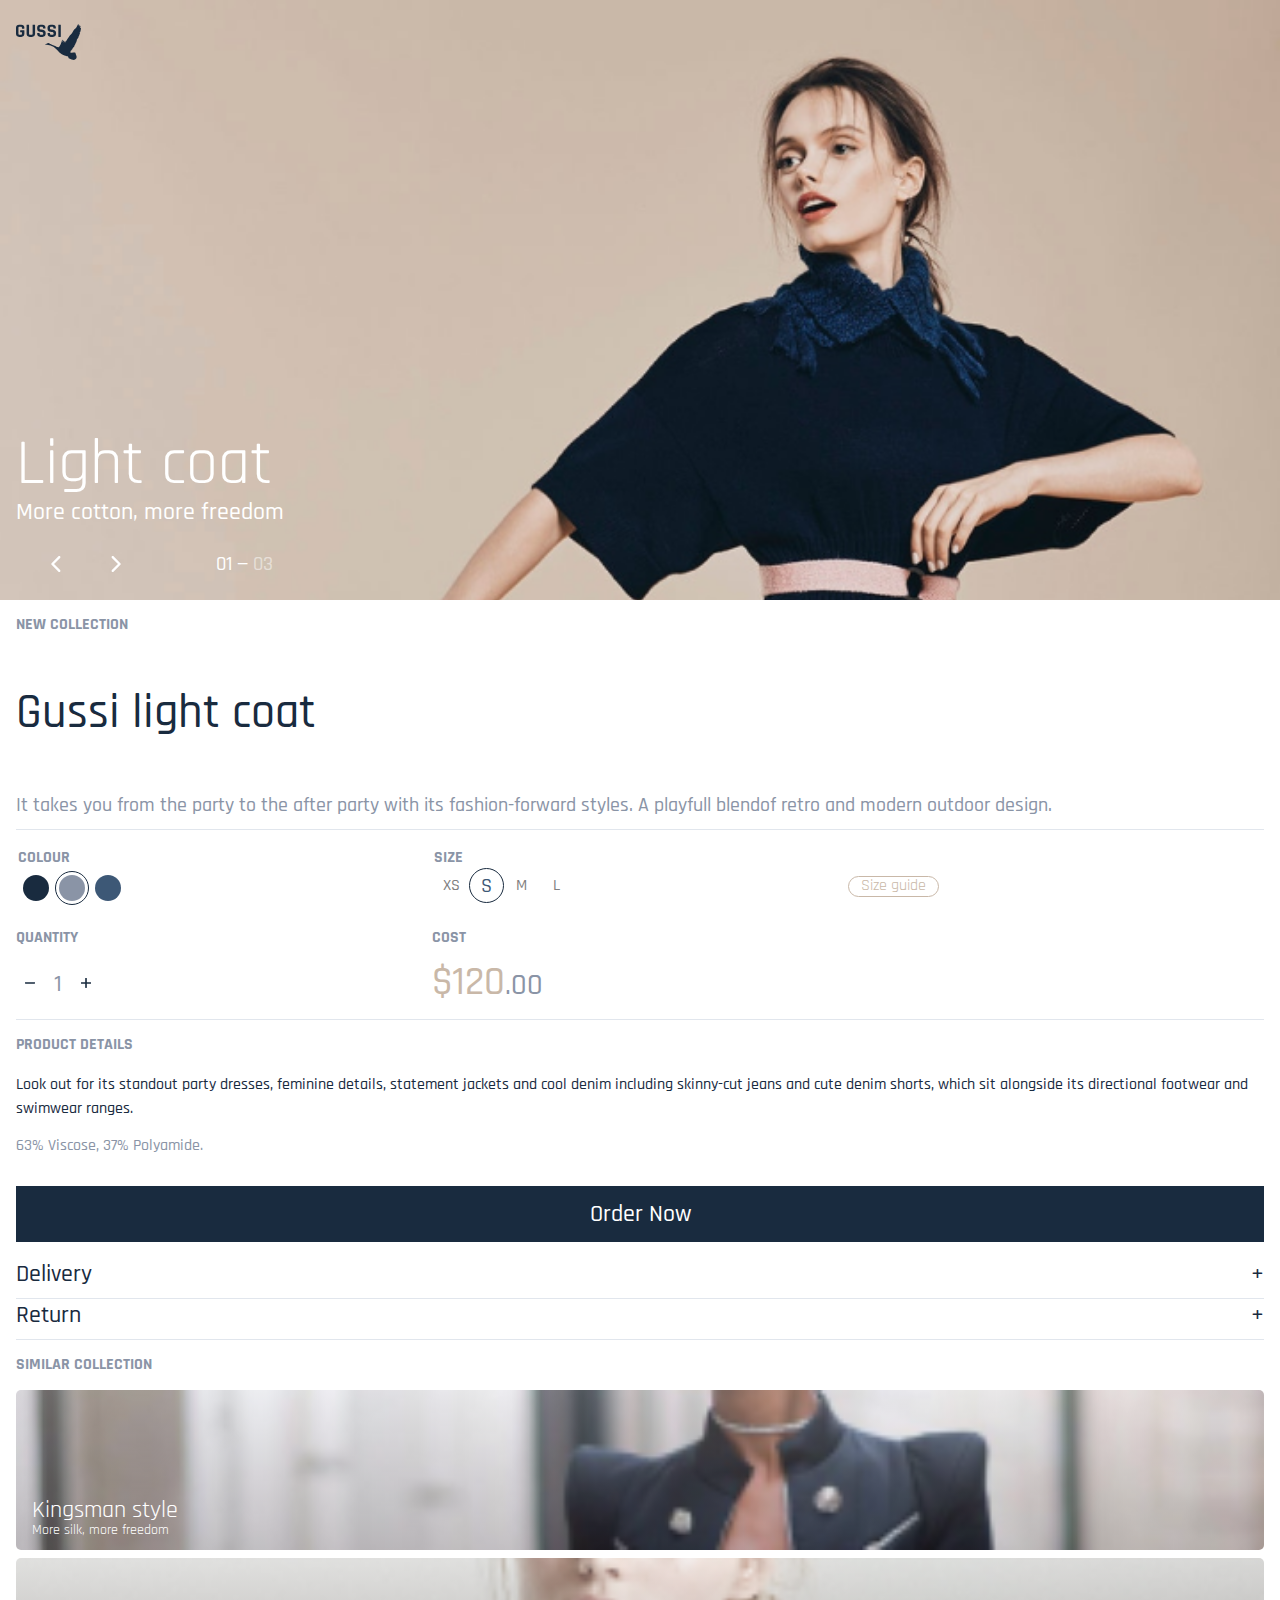
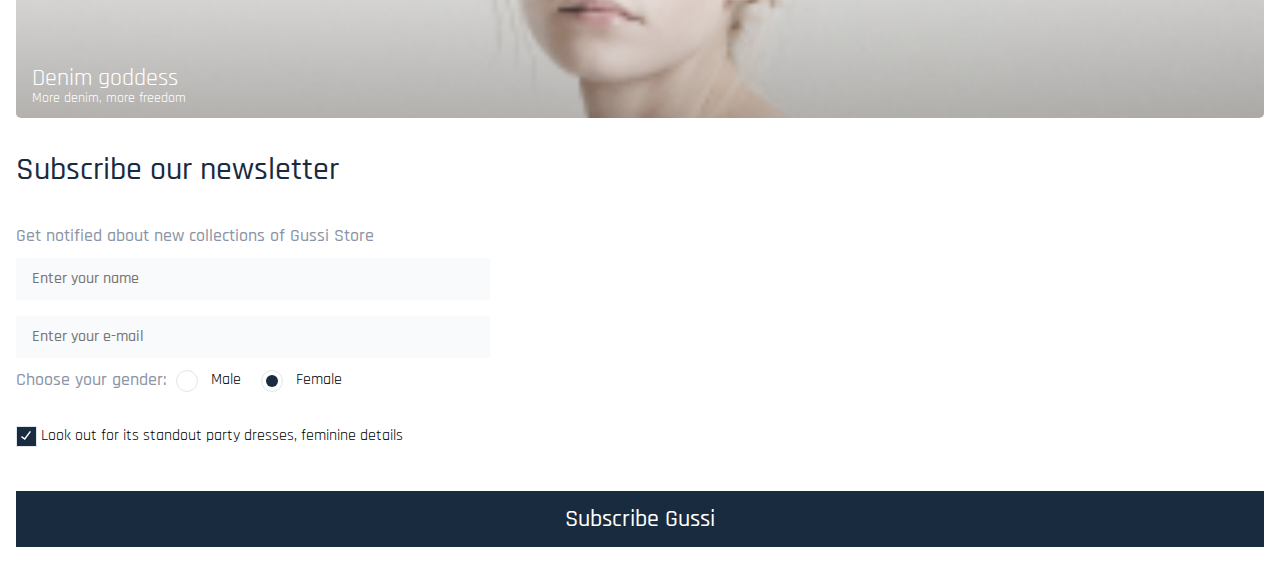
<file: index.html>
<!DOCTYPE html>
<html lang="en">
  <head>
    <meta charset="UTF-8" />
    <meta http-equiv="X-UA-Compatible" content="IE=edge" />
    <meta name="viewport" content="width=device-width,initial-scale=1" />
    <link rel="stylesheet" href="css/normalize.css" />
    <link rel="stylesheet" href="css/style.min.css" />
    <link rel="preconnect" href="https://fonts.googleapis.com" />
    <link rel="preconnect" href="https://fonts.gstatic.com" crossorigin />
    <link
      href="https://fonts.googleapis.com/css2?family=Rajdhani:wght@400;700&display=swap"
      rel="stylesheet"
    />
    <title>Gussi</title>
  </head>
  <body>
    <header><h1 class="visually-hidden">Gussi shop</h1></header>
    <main class="main">
      <div class="main-wrapper">
        <div class="wrapper-slider">
          <div class="slider slider--first">
            <a class="slider__logo">
              <img src="./img/Logo.svg" alt="logo">
            </a>
            <div class="slider__text">
              <h2 class="slider__title">
                Light coat</h2>
                <p class="slider__subtitile">More cotton, more freedom</p>
                <div class="slider__nav">
                    <p class="slider__counter">
                      <span class="counter-first">01 — </span><span class="counter-last">03</span>
                    </p>
                </div>
            </div>
          </div>
          <div class="slider slider--second">
            <a class="slider__logo">
              <img src="./img/Logo.svg" alt="logo">
            </a>
            <div class="slider__text">
              <h2 class="slider__title">
                Sandy longsleeve</h2>
                <p class="slider__subtitile">More cotton, more freedom</p>
                <div class="slider__nav">
                    <p class="slider__counter">
                      <span class="counter-first">02 — </span><span class="counter-last">03</span>
                    </p>
                </div>
            </div>
          </div>
          <div class="slider slider--third">
            <a class="slider__logo">
              <img src="./img/Logo.svg" alt="logo">
            </a>
            <div class="slider__text">
              <h2 class="slider__title">
                Lime jacket</h2>
                <p class="slider__subtitile">More cotton, more freedom</p>
                <div class="slider__nav">
                    <p class="slider__counter">
                      <span class="counter-first">03 — </span><span class="counter-last">03</span>
                    </p>
                </div>
            </div>
          </div>
          <div class="nav__button-wrapper">
            <button class="slider__prev" onclick="leftSlide()"><svg class="slider__icon" width="10" height="16" viewBox="0 0 10 16" fill="none" xmlns="http://www.w3.org/2000/svg">
              <path d="M3.04262 7.99903L9.091 1.95758C9.1974 1.8511 9.28181 1.72468 9.33939 1.58556C9.39698 1.44643 9.42661 1.29731 9.42661 1.14672C9.42661 0.996133 9.39698 0.847017 9.33939 0.70789C9.28181 0.568763 9.1974 0.44235 9.091 0.335867C8.98459 0.229384 8.85827 0.144917 8.71925 0.0872884C8.58022 0.0296601 8.43122 0 8.28074 0C8.13027 0 7.98126 0.0296601 7.84224 0.0872884C7.70321 0.144917 7.57689 0.229384 7.47049 0.335867L0.623271 7.18817C0.516308 7.29434 0.43141 7.42065 0.373472 7.55982C0.315535 7.69899 0.285706 7.84826 0.285706 7.99903C0.285706 8.14979 0.315535 8.29906 0.373472 8.43823C0.43141 8.5774 0.516308 8.70371 0.623271 8.80988L7.47049 15.6622C7.57658 15.7692 7.7028 15.8542 7.84186 15.9122C7.98093 15.9701 8.13009 16 8.28074 16C8.4314 16 8.58056 15.9701 8.71962 15.9122C8.85869 15.8542 8.98491 15.7692 9.091 15.6622C9.19796 15.556 9.28286 15.4297 9.3408 15.2905C9.39874 15.1514 9.42856 15.0021 9.42856 14.8513C9.42856 14.7006 9.39874 14.5513 9.3408 14.4121C9.28286 14.273 9.19796 14.1466 9.091 14.0405L3.04262 7.99903Z"/>
              </svg></button>
            <button class="slider__next" onclick="rightSlide()"><svg class="slider__icon" width="10" height="16" viewBox="0 0 10 16" fill="none" xmlns="http://www.w3.org/2000/svg">
              <path d="M6.95738 7.99903L0.909004 1.95758C0.8026 1.8511 0.718194 1.72468 0.660608 1.58556C0.603024 1.44643 0.573385 1.29731 0.573385 1.14672C0.573385 0.996133 0.603024 0.847017 0.660608 0.70789C0.718194 0.568763 0.8026 0.44235 0.909004 0.335867C1.01541 0.229384 1.14173 0.144917 1.28075 0.0872884C1.41978 0.0296601 1.56878 0 1.71926 0C1.86973 0 2.01874 0.0296601 2.15776 0.0872884C2.29679 0.144917 2.42311 0.229384 2.52951 0.335867L9.37673 7.18817C9.48369 7.29434 9.56859 7.42065 9.62653 7.55982C9.68447 7.69899 9.71429 7.84826 9.71429 7.99903C9.71429 8.14979 9.68447 8.29906 9.62653 8.43823C9.56859 8.5774 9.48369 8.70371 9.37673 8.80988L2.52951 15.6622C2.42342 15.7692 2.2972 15.8542 2.15814 15.9122C2.01907 15.9701 1.86991 16 1.71926 16C1.5686 16 1.41944 15.9701 1.28038 15.9122C1.14131 15.8542 1.01509 15.7692 0.909004 15.6622C0.802041 15.556 0.71714 15.4297 0.659203 15.2905C0.601265 15.1514 0.571437 15.0021 0.571437 14.8513C0.571437 14.7006 0.601265 14.5513 0.659203 14.4121C0.71714 14.273 0.802041 14.1466 0.909004 14.0405L6.95738 7.99903Z" />
              </svg>
            </button>
          </div>
        </div>
        <div class="wrapper-content">
          <div class="content-about">
            <h2 class="title__main first--title">New collection</h2>
            <div class="about">
              <h3 class="about__title">Gussi light coat</h3>
              <p class="about__subtitle">
                It takes you from the party to the after party with its
                fashion-forward styles. A playfull blendof retro and modern
                outdoor design.
              </p>
            </div>
          </div>
          <div class="select">
            <div class="filter__product">
              <div class="wrapper__select select--colour">
                <fieldset class="select__fieldset">
                  <legend class="title__main">Colour</legend>
                     <ul class="fieldset__list-colour">
                       <li class="filter-option filter-radio--colour">
                         <input class="visually-hidden filter-input-radio--colour  filter-input" type="radio" name="colour-group" value="violet" id="filter-violet">
                         <label class="label__colour colour--violet" for="filter-violet"></label>
                       </li>
                       <li class="filter-option filter-radio--colour">
                         <input class="visually-hidden filter-input-radio--colour filter-input" type="radio" name="colour-group" value="grey" id="filter-grey" checked>
                         <label class="label__colour colour--grey" for="filter-grey"></label>
                       </li>
                       <li class="filter-option filter-radio--colour">
                        <input class="visually-hidden filter-input-radio--colour filter-input" type="radio" name="colour-group" value="blue" id="filter-blue">
                        <label class="label__colour colour--blue" for="filter-blue"></label>
                      </li>
                     </ul>
                 </fieldset>
              </div>
              <div class="wrapper__select select--size">
                <fieldset class="select__fieldset">
                  <legend class="title__main">Size</legend>
                     <ul class="fieldset__list-size">
                       <li class="filter-option filter-radio--size">
                         <input class="visually-hidden filter-input-radio--size  filter-input" type="radio" name="size-group" value="xs" id="filter-xs">
                         <label class="label__size" for="filter-xs">XS</label>
                       </li>
                       <li class="filter-option filter-radio--size">
                         <input class="visually-hidden filter-input-radio--size filter-input" type="radio" name="size-group" value="s" id="filter-s" checked>
                         <label class="label__size" for="filter-s">S</label>
                       </li>
                       <li class="filter-option filter-radio--size">
                        <input class="visually-hidden filter-input-radio--size filter-input" type="radio" name="size-group" value="m" id="filter-m">
                        <label class="label__size" for="filter-m">M</label>
                      </li>
                      <li class="filter-option filter-radio--size">
                        <input class="visually-hidden filter-input-radio--size filter-input" type="radio" name="size-group" value="l" id="filter-l">
                        <label class="label__size" for="filter-l">L</label>
                      </li>
                     </ul>
                 </fieldset>
                </div>
                <div class="button-wrapper">
                  <button class="button__size">Size guide</button>
                </div>
                <div class="quantity">
                  <h2 class="title__main">Quantity</h2>
                  <div class="quantity__wrapper">
                  <button class="quantity__button quantity__left"><svg width="10" height="10" viewBox="0 0 10 2" fill="none" xmlns="http://www.w3.org/2000/svg">
                    <path d="M9.56923 1.72998H0.430769C0.14359 1.72998 0 1.60035 0 1.34109V0.618869C0 0.35961 0.14359 0.22998 0.430769 0.22998H9.56923C9.85641 0.22998 10 0.35961 10 0.618869V1.34109C10 1.60035 9.85641 1.72998 9.56923 1.72998Z" fill="#192B3F"/>
                    </svg>
                    </button>
                  <p class="quantity__text">1</p>
                  <button class="quantity__button quantity__right"><svg width="10" height="10" viewBox="0 0 10 10" fill="none" xmlns="http://www.w3.org/2000/svg">
                    <path d="M5.82278 4.21717H9.62025C9.87342 4.21717 10 4.34343 10 4.59596V5.40404C10 5.63973 9.87342 5.75758 9.62025 5.75758H5.82278V9.59596C5.82278 9.86532 5.6962 10 5.44304 10H4.58228C4.32911 10 4.20253 9.86532 4.20253 9.59596V5.75758H0.379747C0.126582 5.75758 0 5.63973 0 5.40404V4.59596C0 4.34343 0.126582 4.21717 0.379747 4.21717H4.20253V0.404041C4.20253 0.13468 4.32911 0 4.58228 0H5.44304C5.6962 0 5.82278 0.13468 5.82278 0.404041V4.21717Z" fill="#192B3F"/>
                    </svg>
                    </button>
                  </div>
                </div>
                <div class="cost">
                  <h2 class="title__main">Cost</h2>
                  <span class="cost__main">$120</span><span class="cost__sub">.00</span>
                </div>

          </div>
          </div>
          <div class="detail">
            <h2 class="title__main">PRODUCT DETAILS</h2>
            <p class="detail__text">
              Look out for its standout party dresses, feminine details,
              statement jackets and cool denim including skinny-cut jeans and
              cute denim shorts, which sit alongside its directional footwear
              and swimwear ranges.
            </p>
            <p class="detail__character">63% Viscose, 37% Polyamide.</p>
            <div class="button-wrapper">
              <button class="main__button">Order Now</button>
            </div>
            <div class="wrapper__list">
              <div class="list list--first">
                <details class="list__details">
                  <summary class="list__title">Delivery</summary>
                  <p class="list__text">Delivered on or before Monday, 25 February 2019
                    Note: Subject to placing your order before specific cut-off times. Details available in checkout.<br>
                    <br>
                    For free delivery – spend over £18.08

                  </p>
              </details>
              </div>
              <div class="list list--second">
                <details class="list__details">
                  <summary class="list__title">Return</summary>
                  <p class="list__text">Return through your local Boxberry store available in over 2,300 locations.
                    You can create your return on the carrier website by clicking the create return link.
                    Open 7 days a week, early until late.
                  </p>
              </details>
              </div>
            </div>
          </div>
          <div class="collection">
            <h2 class="title__main">SIMILAR COLLECTION</h2>
            <div class="wrapper__collection ">
              <div class="collection__list collection__list--first">
              <div class="collection__list-wrapper">
              <h3 class="collection__title">Kingsman style</h3>
              <p class="collection__subtitle">More silk, more freedom</p>
            </div>
            </div>
            
            <div class="collection__list collection__list--second">
              <div class="collection__list-wrapper">
                <h3 class="collection__title">Denim goddess</h3>
                <p class="collection__subtitle">More denim, more freedom</p>
                </div>
              </div>
            </div>
              </div>
              <div class="wrapper__feedback">
                <h3 class="feedback__title">Subscribe our newsletter</h3>
                <form >
                <fieldset class="feedback__fieldset fieldset">
                  <legend class="fieldset__legend ">Get notified about new collections of Gussi Store</legend>
                  <div class="fieldset__content fieldset__content--input">
                    <label class="field fieldset__item">
                      <input class="field__input" type="text"  name="name" placeholder="Enter your name">
                    </label>
                    <label class="field fieldset__item">
                      <input class="field__input" type="email" name="mail" placeholder="Enter your e-mail">
                    </label>
                  </div>
                </fieldset>
                <fieldset class="feedback__fieldset fieldset fieldset-gender">
                  <legend class="fieldset__legend ">Choose your gender:</legend>
                     <ul>
                       <li class="filter-option filter-radio">
                         <input class="visually-hidden filter-input-radio filter-input" type="radio" name="gender" value="male" id="filter-male">
                         <label for="filter-male">Male</label>
                       </li>
                       <li class="filter-option filter-radio">
                         <input class="visually-hidden filter-input-radio filter-input" type="radio" name="gender" value="female" id="filter-female" checked>
                         <label for="filter-female">Female</label>
                       </li>
                     </ul>
                 </fieldset >
                <fieldset class="feedback__fieldset fieldset">
                  <div class="fieldset__content fieldset__content--subscribe">
                    <input class="visually-hidden filter-input-checkbox filter-input" type="checkbox" name="subscribe" id="filter-subscribe" checked>
                       <label for="filter-subscribe"></label>
                      <p class="field__label field__label--checkbox">Look out for its standout party dresses, feminine details</p>          
                    </div>
                    </fieldset>
                    <div class="button-wrapper">
                      <button class="main__button">Subscribe Gussi</button>
                    </div>
              </form> 
              </div>         
        </div>
      </div>
    </main>
    <footer></footer>
    <script src="./js/script.min.js"></script>
  </body>
</html>
</file>
<file: css/style.min.css>
@font-face{font-family:rajdhaniregular;src:url(../fonts/rajdhani-webfont.woff2) format("woff2"),url(../fonts/rajdhani-webfont.woff) format("woff");font-weight:400;font-style:normal}:root{--white:#ffffff;--violet:#192b3f;--violet-hover:#2e4055;--violet-active:#3b536d;--bluesh-grey:#8a94a6;--light-grey:#e1e6ed;--blue:#3d5876;--sandy:#c9b8a8}.visually-hidden{position:absolute;width:1px;height:1px;margin:-1px;border:0;padding:0;white-space:nowrap;clip-path:inset(100%);clip:rect(0 0 0 0);overflow:hidden}body{font-family:Rajdhani}.main-wrapper{display:grid;margin:0 auto;grid-template-areas:"slider" "content"}@media (min-width:1360px){.main-wrapper{display:grid;grid-template-columns:1fr 1fr;grid-template-areas:"slider content"}}.wrapper-slider{position:relative;grid-area:slider}.wrapper-content{grid-area:content}@media (min-width:1360px){.wrapper-slider{position:fixed;width:45%;height:100%}}.slider__logo{position:absolute;left:16px;top:24px}.slider__logo img{width:65px;height:36px;object-fit:cover}.slider{position:relative;min-height:600px;background-repeat:no-repeat;min-width:320px;width:100%;background-size:cover;-webkit-animation-name:fade;-webkit-animation-duration:3s;animation-name:fade;animation-duration:3s}@-webkit-keyframes fade{from{opacity:.8}to{opacity:1}}@keyframes fade{from{opacity:.8}to{opacity:1}}.slider__nav{margin-left:200px}.nav__button-wrapper{bottom:15px;position:absolute;display:flex;justify-content:space-between;margin-left:26px;width:120px}@media (min-width:1360px){.nav__button-wrapper{position:fixed}}.slider__text{position:absolute;bottom:0;left:16px}.slider{background-color:linear-gradient(rgba(255,255,255,.22) rgba(53,41,37,.5))}.slider__next,.slider__prev{width:40px;height:40px;background:0 0;border:none;padding:8px 5px 5px 5px;margin-left:10px;margin-right:10px}.slider__next:hover,.slider__prev:hover{width:40px;height:40px;border:1px solid var(--white);border-radius:50%}.slider__icon{fill:#fff}.slider__next:active,.slider__prev:active{width:40px;height:40px;background-color:var(--white)}.slider__next:active .slider__icon,.slider__prev:active .slider__icon{fill:var(--bluesh-grey)}.slider--first{background-image:url(../img/gussi_slider_mobile.png)}.slider--second{background-image:url(../img/gussi_slider_desktop_2.png)}.slider--third{background-image:url(../img/gussi_slider_desktop_3.png)}.slider__title{margin:0;font-size:48px;font-weight:400;line-height:48px;color:var(--white);margin-top:0}.slider__subtitile{margin:0;font-size:16px;font-weight:500;line-height:24px;color:var(--white)}.slider__counter{font-size:20px;font-weight:500;line-height:32px;color:var(--white)}.slider__counter .counter-last{color:rgba(255,255,255,.5)}@media (min-width:688px){.slider__title{font-size:64px;line-height:64px}.slider__subtitile{font-size:24px;line-height:32px}.slider--first{background-image:url(../img/gussi_slider_tablet.png)}.slider--second{background-image:url(../img/gussi_slider_desktop_2.png)}.slider--third{background-image:url(../img/gussi_slider_desktop_3.png)}}@media (min-width:1360px){.slider{height:100%}.slider__logo{left:52px;top:32px}.slider__logo img{width:95px;height:53px}.slider__title{font-size:72px;line-height:72px}.slider__subtitile{font-size:28px}.slider--first{background-image:url(../img/gussi_slider_desktop_1.png)}.slider--second{background-image:url(../img/gussi_slider_desktop_2.png)}.slider--third{background-image:url(../img/gussi_slider_desktop_3.png)}}.wrapper-content{padding:0 16px 0 16px}.title__main{font-family:Rajdhani;text-transform:uppercase;font-size:16px;font-weight:700;line-height:24px;color:var(--bluesh-grey)}@media (min-width:1360px){.wrapper-content{width:90%}}.about__title{font-family:Rajdhani;font-size:32px;font-weight:500;line-height:32px;color:var(--violet)}.about__subtitle{font-family:Rajdhani;font-size:18px;font-weight:500;line-height:28px;color:var(--bluesh-grey)}@media (min-width:688px){.about__title{font-size:48px;line-height:56px;letter-spacing:0}.about__subtitle{margin-bottom:8px;font-size:20px;line-height:32px}}@media (min-width:1360px){.about__title{margin:0;margin-top:25px;font-size:48px;line-height:56px}.about__subtitle{width:400px;margin:0;margin-top:12px;margin-bottom:8px}}.select{border-top:1px solid #e1e6ed;border-bottom:1px solid #e1e6ed}.filter__product{padding-top:16px;padding-bottom:16px}.select--size{margin-top:24px}@media (min-width:688px){.filter__product{display:grid;grid-template-columns:1fr 1fr 1fr;grid-template-areas:"colour size size-guide" "quantity cost "}.select--colour{grid-area:"colour"}.select--size{margin-top:0;grid-area:"size"}.button-wrapper{margin-top:0;grid-area:"size-guide"}.quantity{grid-area:"quantity"}.cost{grid-area:"cost"}}@media (min-width:1360px){.first--title{margin-top:56px}}.list{padding-bottom:8px;border-bottom:1px solid var(--light-grey);display:flex;flex-direction:row;justify-content:space-between}.list__details{width:100%}.list__details summary{cursor:pointer;list-style:none}summary{position:relative}summary:after{position:absolute;content:"+";right:0}details[open] summary:after{content:"-"}.list__title{margin:0}.list__text{font-size:16px;font-weight:500;line-height:24px;color:var(--bluesh-grey)}.list__colour,.list__size{list-style:none;margin:0;padding:0}.list__colour{margin-top:5px;display:flex;flex-direction:row}.list__size{display:flex;flex-direction:row;align-items:center}.select__fieldset{border:none;padding:0}.fieldset__list-colour,.fieldset__list-size{list-style-type:none;margin:0;padding:0;display:flex;flex-direction:row}.fieldset__list-colour{margin-left:5px;margin-top:5px}.filter-radio--colour{padding-left:0;padding-right:10px}.filter-input-radio--colour+label:hover:after{content:"";position:absolute;top:-4px;left:-4px;width:32px;height:32px;border:1px solid var(--bluesh-grey);border-radius:50%;transition:.4s}.filter-input-radio--colour:checked+label::after{content:"";position:absolute;top:-4px;left:-4px;width:32px;height:32px;border:1px solid var(--violet);border-radius:50%}.label__colour{width:26px;height:26px}.colour--violet{content:"";background-color:var(--violet);border-radius:50%}.colour--grey{content:"";background-color:var(--bluesh-grey);border-radius:50%}.colour--blue{content:"";background-color:var(--blue);border-radius:50%}.filter-input-radio--size+label:hover:after{content:"";position:absolute;top:-2px;left:0;width:33px;height:33px;border:1px solid var(--bluesh-grey);border-radius:50%;transition:.4s}.filter-input-radio--size:checked+label::after{content:"";position:absolute;top:-2px;left:0;width:33px;height:33px;border:1px solid var(--violet);border-radius:50%;transition:.4s}.filter-input-radio--size:checked+.label__size{font-size:20px;color:var(--blue);transition:.2s}.label__size{width:35px;height:35px;font-size:16px;font-weight:500;line-height:32px;text-align:center;color:grey;border-radius:50%}.size--checked{border-width:35px;border:1px solid var(--violet);color:var(--violet)}.list{font-size:24px;font-weight:500;line-height:32px;letter-spacing:0;color:var(--violet)}.detail__text{font-family:Rajdhani;font-size:16px;font-weight:500;line-height:24px;color:var(--violet)}.detail__character{font-family:Rajdhani;font-size:16px;font-weight:500;color:var(--bluesh-grey)}.quantity__wrapper{display:flex;flex-direction:row;align-items:center}.quantity__text{margin:0;font-size:24px;font-weight:500;line-height:24px;color:var(--bluesh-grey)}.quantity__button{width:28px;height:28px;background-color:#fff;border:none}.quantity__left{margin-right:10px}.quantity__right{margin-left:10px}.quantity__button:hover{width:28px;height:28px;border:1px solid var(--light-grey);border-radius:50%}@media (min-width:688px){.quantity__wrapper{margin-top:20px}}.cost__main{font-size:40px;font-weight:500;line-height:40px;color:var(--sandy)}.cost__sub{font-size:30px;font-weight:500;color:var(--bluesh-grey)}.wrapper__collection{display:flex;flex-direction:column;justify-content:space-between;align-items:center}.collection__list{position:relative;width:100%;height:160px;border-radius:5px}.collection__list-wrapper{position:absolute;bottom:12px;left:16px}.collection__list--first{background:linear-gradient(rgba(255,255,255,.22),rgba(53,41,37,.22)),url(../img/gussi_similar_collection_mobile_1.png) no-repeat;background-size:cover;background-position-y:center}.collection__list--second{margin-top:8px;background:linear-gradient(rgba(255,255,255,.22),rgba(53,41,37,.22)),url(../img/gussi_similar_collection_mobile_2.png) no-repeat;background-size:cover;background-position-y:center}.collection__title{margin:0;font-size:24px;font-weight:400;line-height:24px;color:var(--white)}.collection__subtitle{margin:0;font-size:14px;font-weight:400;line-height:16px;color:var(--white)}@media (min-width:1360px){.wrapper__collection{flex-direction:row;justify-content:space-around}.collection__list--second{margin-top:0}.collection__list{width:48%}}.feedback__title{font-family:Rajdhani;font-size:24px;font-weight:500;line-height:32px;color:var(--violet)}.fieldset__legend{font-size:18px;font-weight:500;line-height:28px;color:var(--bluesh-grey)}.feedback__fieldset{border:none;padding:0;margin:0}.field__input{width:270px;padding-left:16px;font-size:16px;font-weight:500;line-height:40px;background:rgba(225,230,237,.2);color:var(--bluesh-grey);border-radius:.1;border:none;margin-top:8px;margin-bottom:8px}.fieldset-gender ul{list-style:none}.fieldset__content--subscribe,.filter-option label{position:relative;display:block;cursor:pointer;user-select:none}.filter-input-checkbox:focus+label,.filter-input-checkbox:hover+label{color:var(--violet)}.filter-input-checkbox+label::before{content:"";position:absolute;left:0;top:-1px;width:19px;height:19px;border:1px solid var(--light-grey)}.filter-input-checkbox:checked+label::before{background-color:var(--violet)}.filter-input-checkbox:hover+label::before{border:1px solid var(--violet);transition:.4s}.filter-input-checkbox:checked:hover+label::before{border:1px solid var(--violet)}.filter-input-checkbox+label:hover:after{content:"";position:absolute;top:4px;left:5px;width:23px;height:17px;background-image:url(../img/vector-hover.svg);background-repeat:no-repeat;background-position:0 0}.filter-input-checkbox:checked+label::after{content:"";position:absolute;top:4px;left:5px;width:23px;height:17px;background-image:url(../img/vector-vote.svg);background-repeat:no-repeat;background-position:0 0}.filter-radio{padding-left:35px;padding-right:20px;padding-bottom:5px;padding-top:5px}.filter-input-radio+label::before{content:"";position:absolute;left:-35px;top:-1px;width:20px;height:20px;border:1px solid var(--light-grey);border-radius:50%}.filter-input-radio:checked+label::after{content:"";position:absolute;top:4px;left:-30px;width:12px;height:12px;background-color:var(--violet);border-radius:50%}.field__label--checkbox{margin-left:25px}@media (min-width:688px){.feedback__title{font-size:32px;line-height:40px}.feedback__subtitle{font-size:20px;line-height:32px}.fieldset__content--input{display:flex;flex-direction:column}.field__input{width:456px}.fieldset-gender ul{padding:0;padding-left:160px;margin-top:-28px;display:flex;flex-direction:row;justify-content:start}}.main__button{font-size:24px;padding:12px 0 12px 0;font-weight:500;line-height:32px;text-align:center;background-color:var(--violet);color:var(--white);width:100%;border:none}.main__button:hover{background-color:var(--violet-hover);transition:.4s}.main__button:active{background-color:var(--violet-active)}.button__size{color:var(--sandy);border:1px solid var(--sandy);border-radius:24px;background-color:var(--white);padding:0 12px 0 12px}.button__size:hover{color:var(--white);border:1px solid var(--sandy);border-radius:24px;background-color:var(--sandy);padding:0 12px 0 12px;transition:.4s}.button-wrapper{margin-top:24px;margin-bottom:16px;width:100%}@media (min-width:688px){.button-wrapper{margin-top:30px;width:100%}}@media (min-width:688px) and (max-width:1360){.collection__title{font-size:40px;font-weight:400;line-height:40px}.collection__subtitle{font-size:18px;line-height:18px}}
</file>
